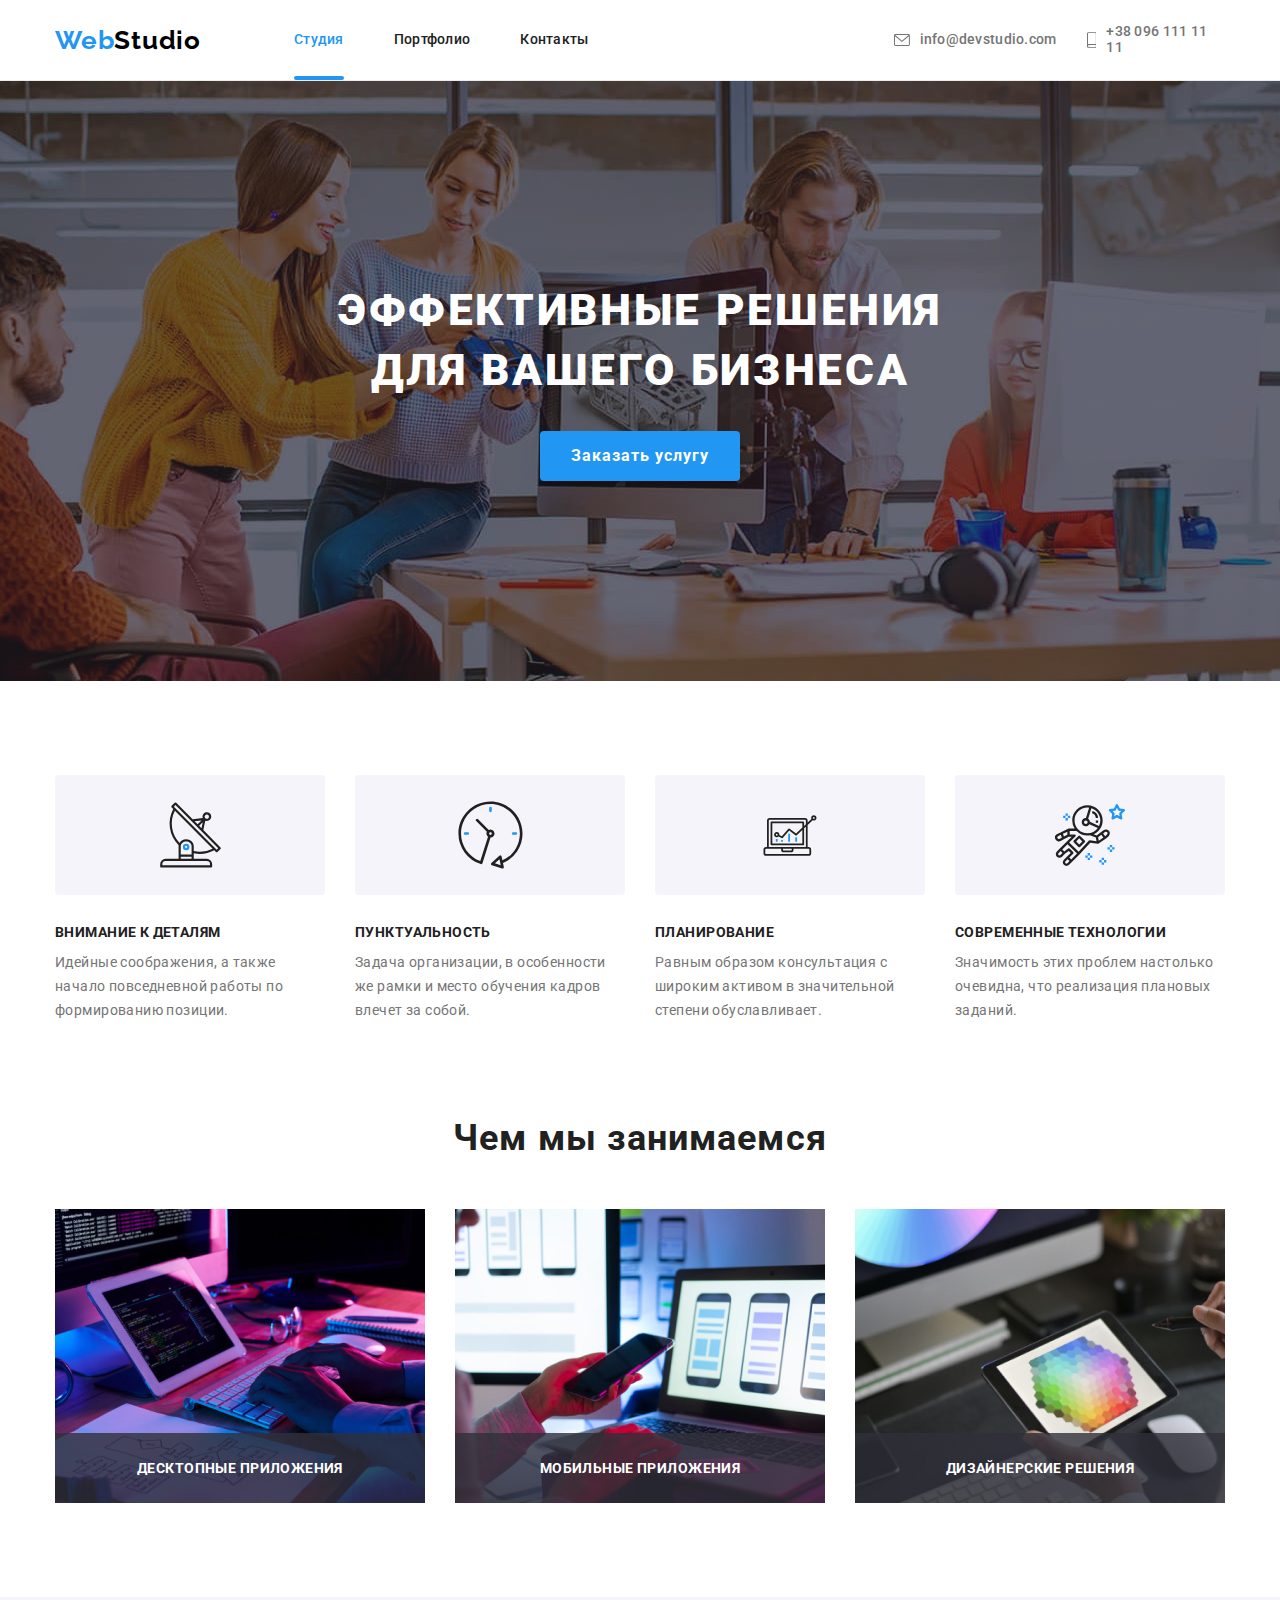
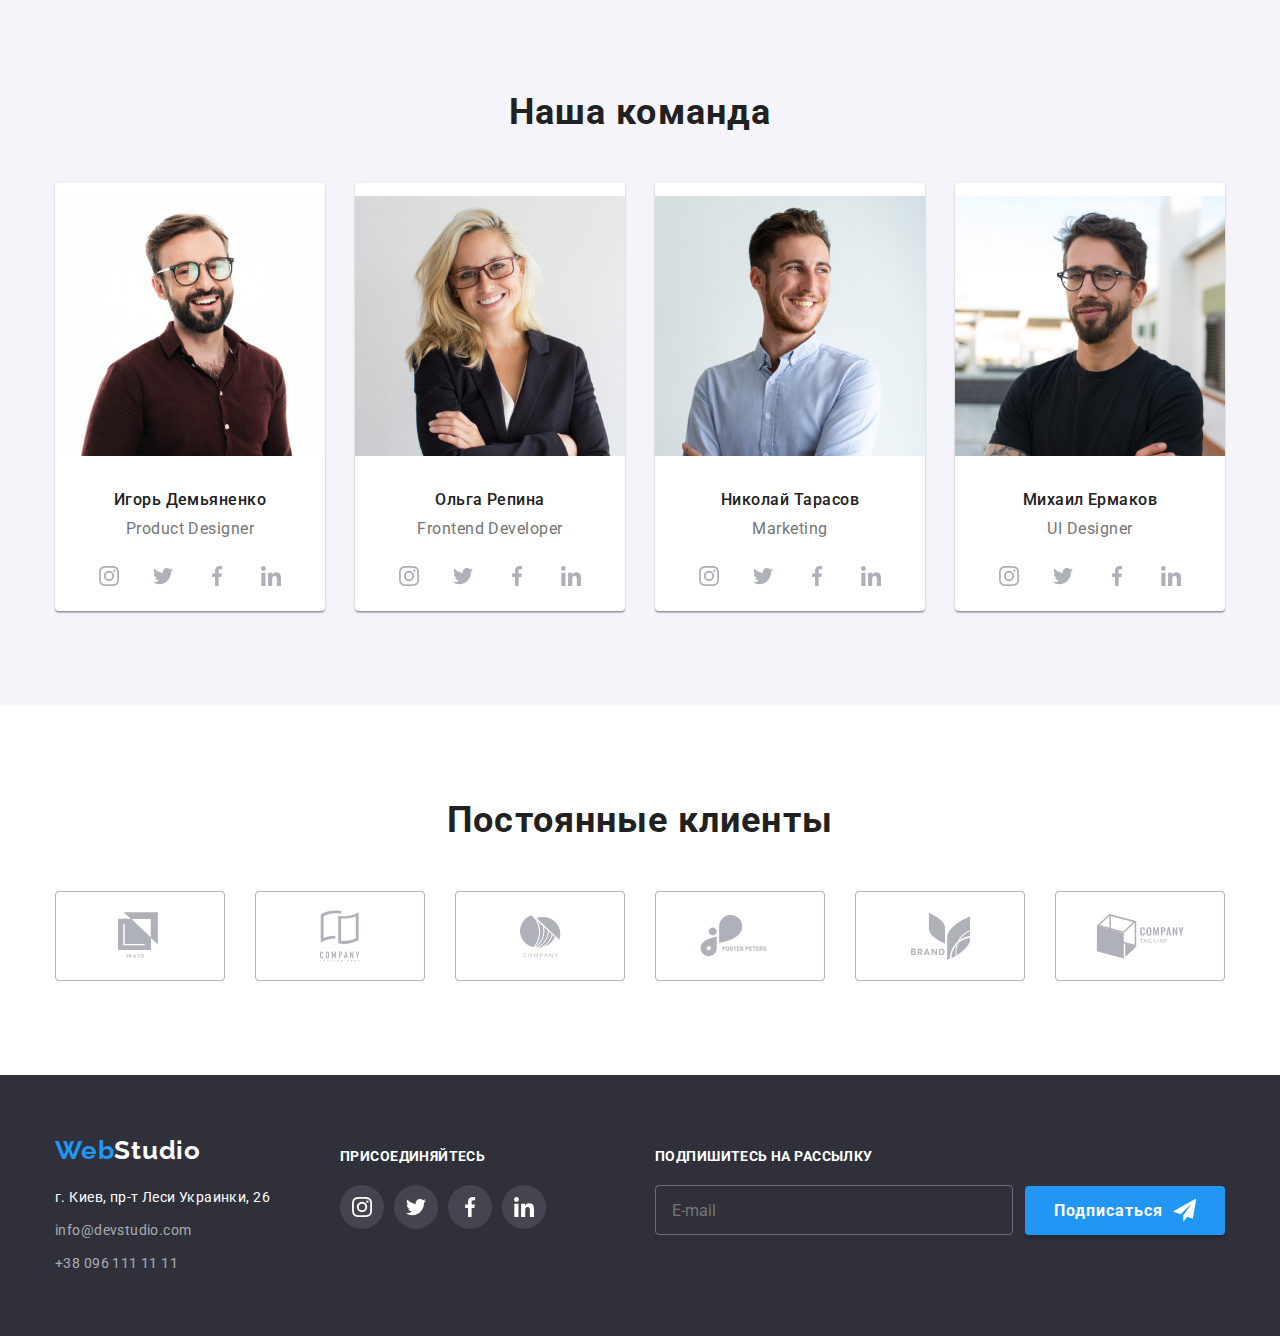
<file: index.html>
<!DOCTYPE html>
<html lang="ru">
  <head>
    <meta charset="UTF-8" />
    <meta name="viewport" content="width=device-width, initial-scale=1.0" />
    <title>Document</title>
    <link rel="preconnect" href="https://fonts.gstatic.com" />
    <link
      href="https://fonts.googleapis.com/css2?family=Raleway:wght@700&family=Roboto:wght@400;500;700;900&display=swap"
      rel="stylesheet"
    />
    <link rel="stylesheet" href="./css/main.min.css" />
  </head>

  <body>
    <header class="page-header">
      <div class="container">
        <nav class="navigation">
          <a href="" class="logo"
            ><span class="logo logo--blue">Web</span>Studio</a
          >
          <ul class="navigation__list navigation__list--left">
            <li class="navigation__item--left">
              <a
                href="./index.html"
                class="navigation__link navigation__link--common"
                >Студия</a
              >
            </li>
            <li class="navigation__item--left">
              <a href="./portfolio.html" class="navigation__link">Портфолио</a>
            </li>
            <li class="navigation__item--left">
              <a href="./contacts.html" class="navigation__link">Контакты</a>
            </li>
          </ul>

          <ul class="navigation__list navigation__list--right">
            <li class="navigation__item--right">
              <a
                class="navigation__link navigation__link--right"
                href="mailto:info@devstudio.com"
              >
                <svg class="navigation__icon" width="16" height="12">
                  <use href="./images/symbol-defs.svg#icon-envelope"></use>
                </svg>
                info@devstudio.com</a
              >
            </li>
            <li class="navigation__item--right">
              <a
                class="navigation__link navigation__link--right"
                href="tel:+380961111111"
              >
                <svg class="navigation__icon" width="10" height="16">
                  <use href="./images/symbol-defs.svg#icon-phone"></use>
                </svg>
                +38 096 111 11 11</a
              >
            </li>
          </ul>
        </nav>
      </div>
    </header>

    <main>
      <section class="hero">
        <h1 class="hero__title">Эффективные решения для вашего бизнеса</h1>
        <button class="button hero__button" type="button" data-modal-open>
          Заказать услугу
        </button>
        <div class="backdrop is-hidden" data-modal>
          <div class="modal">
            <button class="modal__button--close" data-modal-close>
              <svg width="11" height="11">
                <use href="./images/symbol-defs.svg#icon-close-button"></use>
              </svg>
            </button>

            <!--МОДАЛЬНОЕ ОКНО-->
            <h2 class="modal__title">
              Оставьте свои данные, мы вам перезвоним
            </h2>
            <!--ФОРМА МОДАЛЬНОГО ОКНА-->
            <form class="form" autocomplete="off">
              <div class="form__field">
                <label class="form__label" for="user">Имя</label>
                <div class="form__input--frame">
                  <input
                    class="form__input"
                    type="text"
                    name="user-name"
                    id="user"
                    placeholder=""
                    autofocus
                  />
                  <svg class="form__icon" width="13" height="13">
                    <use href="./images/symbol-defs.svg#icon-modal-icon1"></use>
                  </svg>
                </div>
              </div>

              <div class="form__field">
                <label class="form__label" for="tel">Телефон</label>
                <div class="form__input--frame">
                  <input
                    class="form__input"
                    type="tel"
                    name="tel"
                    id="tel"
                    placeholder=""
                  />
                  <svg class="form__icon" width="13" height="13">
                    <use href="./images/symbol-defs.svg#icon-modal-icon2"></use>
                  </svg>
                </div>
              </div>

              <div class="form__field">
                <label class="form__label" for="mail">Почта</label>
                <div class="form__input--frame">
                  <input
                    class="form__input"
                    type="email"
                    name="mail"
                    id="mail"
                    placeholder=""
                  />
                  <svg class="form__icon" width="13" height="13">
                    <use href="./images/symbol-defs.svg#icon-modal-icon3"></use>
                  </svg>
                </div>
              </div>
              <!--Комментарии-->
              <div class="form__field">
                <label class="form__label" for="comment">Комментарий</label>
                <textarea
                  class="form__textarea"
                  name="comment"
                  id="comment"
                  cols="30"
                  rows="10"
                  placeholder="Введите текст"
                ></textarea>
              </div>
              <!--Чекбокс-->
              <div class="form__field--checkbox">
                <input
                  class="form__input--checkbox"
                  type="checkbox"
                  name="policy"
                  id="policy"
                />
                <label for="policy" class="form__label--checkbox"
                  >Соглашаюсь с рассылкой и принимаю&ensp;<a
                    href=""
                    class="form__link"
                    >Условия договора</a
                  ></label
                >
              </div>
              <!--Кнопка ОТПРАВИТЬ-->
              <button class="button form__button" type="submit">
                Отправить
              </button>
            </form>
          </div>
        </div>
      </section>

      <section class="features">
        <div class="container">
          <h2 class="features__title">Особенности</h2>
          <ul class="features__list">
            <li class="features__item">
              <div class="features__icon">
                <svg width="65" height="70">
                  <use href="./images/symbol-defs.svg#icon-antenna-1"></use>
                </svg>
              </div>
              <h3 class="features__subtitle">Внимание к деталям</h3>
              <p class="features__text">
                Идейные соображения, а также начало повседневной работы по
                формированию позиции.
              </p>
            </li>

            <li class="features__item">
              <div class="features__icon">
                <svg width="67" height="70">
                  <use href="./images/symbol-defs.svg#icon-clock-1"></use>
                </svg>
              </div>
              <h3 class="features__subtitle">Пунктуальность</h3>
              <p class="features__text">
                Задача организации, в особенности же рамки и место обучения
                кадров влечет за собой.
              </p>
            </li>

            <li class="features__item">
              <div class="features__icon">
                <svg width="70" height="53">
                  <use href="./images/symbol-defs.svg#icon-diagram-1"></use>
                </svg>
              </div>
              <h3 class="features__subtitle">Планирование</h3>
              <p class="features__text">
                Равным образом консультация с широким активом в значительной
                степени обуславливает.
              </p>
            </li>

            <li class="features__item">
              <div class="features__icon">
                <svg width="70" height="70">
                  <use href="./images/symbol-defs.svg#icon-astronaut-1"></use>
                </svg>
              </div>
              <h3 class="features__subtitle">Современные технологии</h3>
              <p class="features__text">
                Значимость этих проблем настолько очевидна, что реализация
                плановых заданий.
              </p>
            </li>
          </ul>
        </div>
      </section>

      <section class="directions">
        <div class="container">
          <h2 class="section-title">Чем мы занимаемся</h2>
          <ul class="directions__list">
            <li class="directions__item">
              <img
                class="directions__image"
                src="./images/img1.jpg"
                alt=""
                width="370"
              />
              <p class="directions__text">Десктопные приложения</p>
            </li>
            <li class="directions__item">
              <img
                class="directions__image"
                src="./images/img2.jpg"
                alt=""
                width="370"
              />
              <p class="directions__text">Мобильные приложения</p>
            </li>
            <li class="directions__item">
              <img
                class="directions__image"
                src="./images/img3.jpg"
                alt=""
                width="370"
              />
              <p class="directions__text">Дизайнерские решения</p>
            </li>
          </ul>
        </div>
      </section>

      <section class="team">
        <h2 class="section-title">Наша команда</h2>
        <ul class="team__list">
          <li class="team__card">
            <img
              class="team__image"
              src="./images/photo1.jpg"
              alt=""
              width="270"
            />
            <h3 class="team__name">Игорь Демьяненко</h3>
            <p class="team__position" lang="en">Product Designer</p>
            <ul class="social-links">
              <li class="social-links__item">
                <a class="social-links__link">
                  <svg class="social-links__icon">
                    <use href="./images/symbol-defs.svg#icon-instagram"></use>
                  </svg>
                </a>
              </li>
              <li class="social-links__item">
                <a class="social-links__link">
                  <svg class="social-links__icon">
                    <use href="./images/symbol-defs.svg#icon-twitter"></use>
                  </svg>
                </a>
              </li>
              <li class="social-links__item">
                <a href="" class="social-links__link">
                  <svg class="social-links__icon">
                    <use href="./images/symbol-defs.svg#icon-facebook"></use>
                  </svg>
                </a>
              </li>
              <li class="social-links__item">
                <a href="" class="social-links__link">
                  <svg class="social-links__icon">
                    <use href="./images/symbol-defs.svg#icon-linkedin"></use>
                  </svg>
                </a>
              </li>
            </ul>
          </li>

          <li class="team__card">
            <img
              class="team__image"
              src="./images/photo2.jpg"
              alt=""
              width="270"
            />
            <h3 class="team__name">Ольга Репина</h3>
            <p class="team__position" lang="en">Frontend Developer</p>
            <ul class="social-links">
              <li class="social-links__item">
                <a class="social-links__link">
                  <svg class="social-links__icon">
                    <use href="./images/symbol-defs.svg#icon-instagram"></use>
                  </svg>
                </a>
              </li>
              <li class="social-links__item">
                <a class="social-links__link">
                  <svg class="social-links__icon">
                    <use href="./images/symbol-defs.svg#icon-twitter"></use>
                  </svg>
                </a>
              </li>
              <li class="social-links__item">
                <a href="" class="social-links__link">
                  <svg class="social-links__icon">
                    <use href="./images/symbol-defs.svg#icon-facebook"></use>
                  </svg>
                </a>
              </li>
              <li class="social-links__item">
                <a href="" class="social-links__link">
                  <svg class="social-links__icon">
                    <use href="./images/symbol-defs.svg#icon-linkedin"></use>
                  </svg>
                </a>
              </li>
            </ul>
          </li>

          <li class="team__card">
            <img
              class="team__image"
              src="./images/photo3.jpg"
              alt=""
              width="270"
            />
            <h3 class="team__name">Николай Тарасов</h3>
            <p class="team__position" lang="en">Marketing</p>
            <ul class="social-links">
              <li class="social-links__item">
                <a class="social-links__link">
                  <svg class="social-links__icon">
                    <use href="./images/symbol-defs.svg#icon-instagram"></use>
                  </svg>
                </a>
              </li>
              <li class="social-links__item">
                <a class="social-links__link">
                  <svg class="social-links__icon">
                    <use href="./images/symbol-defs.svg#icon-twitter"></use>
                  </svg>
                </a>
              </li>
              <li class="social-links__item">
                <a href="" class="social-links__link">
                  <svg class="social-links__icon">
                    <use href="./images/symbol-defs.svg#icon-facebook"></use>
                  </svg>
                </a>
              </li>
              <li class="social-links__item">
                <a href="" class="social-links__link">
                  <svg class="social-links__icon">
                    <use href="./images/symbol-defs.svg#icon-linkedin"></use>
                  </svg>
                </a>
              </li>
            </ul>
          </li>

          <li class="team__card">
            <img
              class="team__image"
              src="./images/photo4.jpg"
              alt=""
              width="270"
            />
            <h3 class="team__name">Михаил Ермаков</h3>
            <p class="team__position" lang="en">UI Designer</p>
            <ul class="social-links">
              <li class="social-links__item">
                <a class="social-links__link">
                  <svg class="social-links__icon">
                    <use href="./images/symbol-defs.svg#icon-instagram"></use>
                  </svg>
                </a>
              </li>
              <li class="social-links__item">
                <a class="social-links__link">
                  <svg class="social-links__icon">
                    <use href="./images/symbol-defs.svg#icon-twitter"></use>
                  </svg>
                </a>
              </li>
              <li class="social-links__item">
                <a href="" class="social-links__link">
                  <svg class="social-links__icon">
                    <use href="./images/symbol-defs.svg#icon-facebook"></use>
                  </svg>
                </a>
              </li>
              <li class="social-links__item">
                <a href="" class="social-links__link">
                  <svg class="social-links__icon">
                    <use href="./images/symbol-defs.svg#icon-linkedin"></use>
                  </svg>
                </a>
              </li>
            </ul>
          </li>
        </ul>
      </section>

      <section class="clients">
        <div class="container">
          <h2 class="section-title">Постоянные клиенты</h2>
          <ul class="clients__list">
            <li class="clients__item">
              <a class="clients__link" href="">
                <svg class="clients__icon" width="44" height="49">
                  <use href="./images/symbol-defs.svg#icon-logo-1"></use>
                </svg>
              </a>
            </li>
            <li class="clients__item">
              <a class="clients__link" href="">
                <svg class="clients__icon" width="40" height="52">
                  <use href="./images/symbol-defs.svg#icon-logo-2"></use>
                </svg>
              </a>
            </li>
            <li class="clients__item">
              <a class="clients__link" href="">
                <svg class="clients__icon" width="41" height="43">
                  <use href="./images/symbol-defs.svg#icon-logo-3"></use>
                </svg>
              </a>
            </li>
            <li class="clients__item">
              <a class="clients__link" href="">
                <svg class="clients__icon" width="80" height="42">
                  <use href="./images/symbol-defs.svg#icon-logo-4"></use>
                </svg>
              </a>
            </li>
            <li class="clients__item">
              <a class="clients__link" href="">
                <svg class="clients__icon" width="59" height="47">
                  <use href="./images/symbol-defs.svg#icon-logo-5"></use>
                </svg>
              </a>
            </li>
            <li class="clients__item">
              <a class="clients__link" href="">
                <svg class="clients__icon" width="89" height="45">
                  <use href="./images/symbol-defs.svg#icon-logo-6"></use>
                </svg>
              </a>
            </li>
          </ul>
        </div>
      </section>
    </main>

    <footer class="footer">
      <div class="container">
        <div class="page-footer">
          <div class="page-footer--left">
            <a href="" class="logo logo--bottom">
              <span class="logo--blue">Web</span>Studio
            </a>

            <address class="address">
              <span class="address__item"
                >г. Киев, пр-т Леси Украинки, 26
              </span>
              <a href="mailto:info@devstudio.com" class="address__link"
                >info@devstudio.com</a
              >
              <a href="tel:+380961111111" class="address__link"
                >+38 096 111 11 11</a
              >
            </address>
          </div>
          <div class="page-footer--center">
            <span class="page-footer__title">ПРИСОЕДИНЯЙТЕСЬ</span>
            <ul class="social-links page-footer__social-links">
              <li class="social-links__item">
                <a class="social-links__link social-links__link--dark">
                  <svg class="social-links__icon social-links__icon--light">
                    <use href="./images/symbol-defs.svg#icon-instagram"></use>
                  </svg>
                </a>
              </li>
              <li class="social-links__item">
                <a class="social-links__link social-links__link--dark">
                  <svg class="social-links__icon social-links__icon--light">
                    <use href="./images/symbol-defs.svg#icon-twitter"></use>
                  </svg>
                </a>
              </li>
              <li class="social-links__item">
                <a href="" class="social-links__link social-links__link--dark">
                  <svg class="social-links__icon social-links__icon--light">
                    <use href="./images/symbol-defs.svg#icon-facebook"></use>
                  </svg>
                </a>
              </li>
              <li class="social-links__item">
                <a href="" class="social-links__link social-links__link--dark">
                  <svg class="social-links__icon social-links__icon--light">
                    <use href="./images/symbol-defs.svg#icon-linkedin"></use>
                  </svg>
                </a>
              </li>
            </ul>
          </div>
            <div class="page-footer--right">
              <span class="page-footer__title">Подпишитесь на рассылку</span>
              <form class="footer-form" autocomplete="off">
                <input class="footer-form__input" type="email" name="mail" placeholder="E-mail" />
                <button class="button footer-form__button" type="submit">
                  Подписаться
                  <svg class="footer-form__icon" width="24" height="24">
                    <use href="./images/symbol-defs.svg#icon-icon-send"></use>
                  </svg>
                </button>
              </form>
            </div>
          </div>
        </div>
      </div>
    </footer>
    <script src="./js/modal.js"></script>
  </body>
</html>
</file>
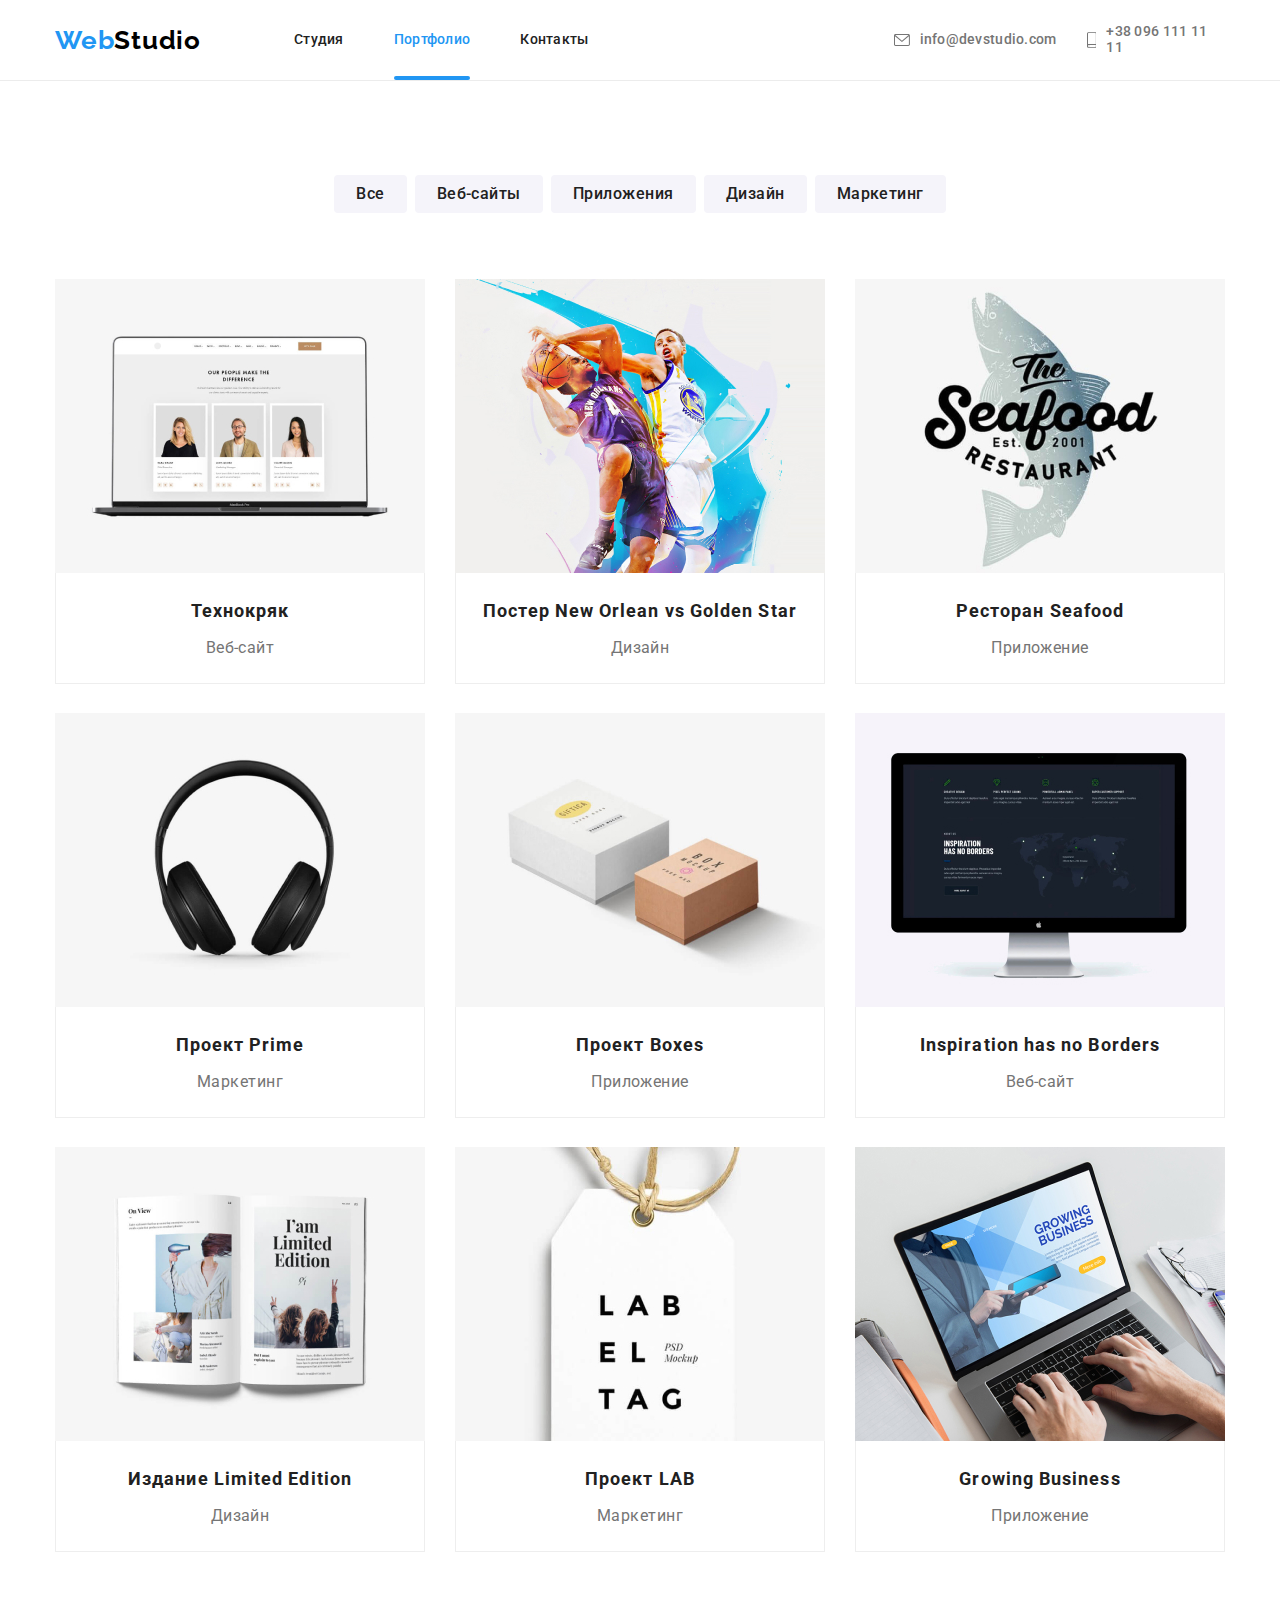
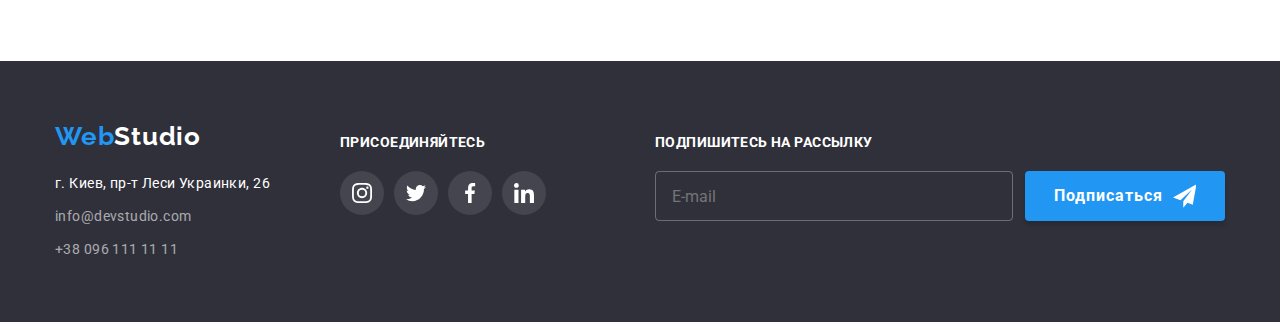
<file: portfolio.html>
<!DOCTYPE html>
<html lang="ru">
  <head>
    <meta charset="UTF-8" />
    <meta name="viewport" content="width=device-width, initial-scale=1.0" />
    <title>Portfolio</title>
    <link rel="preconnect" href="https://fonts.gstatic.com" />
    <link
      href="https://fonts.googleapis.com/css2?family=Raleway:wght@700&family=Roboto:wght@400;500;700;900&display=swap"
      rel="stylesheet"
    />
    <link rel="stylesheet" href="./css/main.min.css" />
  </head>

  <body>
    <header class="page-header">
      <div class="container">
        <nav class="navigation">
          <a href="" class="logo"
            ><span class="logo logo--blue">Web</span>Studio</a
          >
          <ul class="navigation__list navigation__list--left">
            <li class="navigation__item--left">
              <a
                href="./index.html"
                class="navigation__link"
                >Студия</a
              >
            </li>
            <li class="navigation__item--left">
              <a href="./portfolio.html" class="navigation__link navigation__link--common">Портфолио</a>
            </li>
            <li class="navigation__item--left">
              <a href="./contacts.html" class="navigation__link">Контакты</a>
            </li>
          </ul>

          <ul class="navigation__list navigation__list--right">
            <li class="navigation__item--right">
              <a
                class="navigation__link navigation__link--right"
                href="mailto:info@devstudio.com"
              >
                <svg class="navigation__icon" width="16" height="12">
                  <use href="./images/symbol-defs.svg#icon-envelope"></use>
                </svg>
                info@devstudio.com</a
              >
            </li>
            <li class="navigation__item--right">
              <a
                class="navigation__link navigation__link--right"
                href="tel:+380961111111"
              >
                <svg class="navigation__icon" width="10" height="16">
                  <use href="./images/symbol-defs.svg#icon-phone"></use>
                </svg>
                +38 096 111 11 11</a
              >
            </li>
          </ul>
        </nav>
      </div>
    </header>

    <main>
      <section class="portfolio">
        <h1 class="portfolio__title">Портфолио</h1>
        <!--Кнопки портфолио-->
        <ul class="portfolio__list">
          <li class="portfolio__item"><button class="portfolio__button">Все</button></li>
          <li class="portfolio__item"><button class="portfolio__button">Веб-сайты</button></li>
          <li class="portfolio__item"><button class="portfolio__button">Приложения</button></li>
          <li class="portfolio__item"><button class="portfolio__button">Дизайн</button></li>
          <li class="portfolio__item"><button class="portfolio__button">Маркетинг</button></li>
        </ul>

        <!--Изображения портфолио-->
      <div class="projects container">
        <ul class="projects__list">
          <!--Проект 1-->
          <li class="projects__item">
            <a href="" class="project__link">
              <div class="project__card">
                <img class="project__image" src="./images/project1.jpg" alt="" max-width="370" />
                <p class="project__text">
                  Технокряк это современная площадка распространения
                  коронавируса. Компании используют эту платформу для цифрового
                  шпионажа и атак на защищённые сервера конкурентов.
                </p>
              </div>
              <div class="project__meta">
                <h2 class="project__name">Технокряк</h2>
                <p class="project__subtitle">Веб-сайт</p>
              </div>
            </a>
          </li>

          <!--Проект 2-->
          <li class="projects__item">
            <a href="" class="project__link">
              <div class="project__card">
                <img class="project__image" src="./images/project2.jpg" alt="" max-width="370" />
                <p class="project__text">
                  Технокряк это современная площадка распространения
                  коронавируса. Компании используют эту платформу для цифрового
                  шпионажа и атак на защищённые сервера конкурентов.
                </p>
              </div>
              <div class="project__meta">
                <h2 class="project__name">Постер New Orlean vs Golden Star</h2>
                <p class="project__subtitle">Дизайн</p>
              </div>
            </a>
          </li>

          <!--Проект 3-->
          <li class="projects__item">
            <a href="" class="project__link">
              <div class="project__card">
                <img class="project__image" src="./images/project3.jpg" alt="" max-width="370" />
                <p class="project__text">
                  Технокряк это современная площадка распространения
                  коронавируса. Компании используют эту платформу для цифрового
                  шпионажа и атак на защищённые сервера конкурентов.
                </p>
              </div>
              <div class="project__meta">
                <h2 class="project__name">Ресторан Seafood</h2>
                <p class="project__subtitle">Приложение</p>
              </div>
            </a>
          </li>

          <!--Проект 4-->
          <li class="projects__item">
            <a href="" class="project__link">
              <div class="project__card">
                <img class="project__image" src="./images/project4.jpg" alt="" max-width="370" />
                <p class="project__text">
                  Технокряк это современная площадка распространения
                  коронавируса. Компании используют эту платформу для цифрового
                  шпионажа и атак на защищённые сервера конкурентов.
                </p>
              </div>
              <div class="project__meta">
                <h2 class="project__name">Проект Prime</h2>
                <p class="project__subtitle">Маркетинг</p>
              </div>
            </a>
          </li>

          <!--Проект 5-->
          <li class="projects__item">
            <a href="" class="project__link">
              <div class="project__card">
                <img class="project__image" src="./images/project5.jpg" alt="" max-width="370" />
                <p class="project__text">
                  Технокряк это современная площадка распространения
                  коронавируса. Компании используют эту платформу для цифрового
                  шпионажа и атак на защищённые сервера конкурентов.
                </p>
              </div>
              <div class="project__meta">
                <h2 class="project__name">Проект Boxes</h2>
                <p class="project__subtitle">Приложение</p>
              </div>
            </a>
          </li>

          <!--Проект 6-->
          <li class="projects__item">
            <a href="" class="project__link">
              <div class="project__card">
                <img class="project__image" src="./images/project6.jpg" alt="" max-width="370" />
                <p class="project__text">
                  Технокряк это современная площадка распространения
                  коронавируса. Компании используют эту платформу для цифрового
                  шпионажа и атак на защищённые сервера конкурентов.
                </p>
              </div>
              <div class="project__meta">
                <h2 class="project__name">Inspiration has no Borders</h2>
                <p class="project__subtitle">Веб-сайт</p>
              </div>
            </a>
          </li>

          <!--Проект 7-->
          <li class="projects__item">
            <a href="" class="project__link">
              <div class="project__card">
                <img class="project__image" src="./images/project7.jpg" alt="" max-width="370" />
                <p class="project__text">
                  Технокряк это современная площадка распространения
                  коронавируса. Компании используют эту платформу для цифрового
                  шпионажа и атак на защищённые сервера конкурентов.
                </p>
              </div>
              <div class="project__meta">
                <h2 class="project__name">Издание Limited Edition</h2>
                <p class="project__subtitle">Дизайн</p>
              </div>
            </a>
          </li>

          <!--Проект 8-->
          <li class="projects__item">
            <a href="" class="project__link">
              <div class="project__card">
                <img class="project__image" src="./images/project8.jpg" alt="" max-width="370" />
                <p class="project__text">
                  Технокряк это современная площадка распространения
                  коронавируса. Компании используют эту платформу для цифрового
                  шпионажа и атак на защищённые сервера конкурентов.
                </p>
              </div>
              <div class="project__meta">
                <h2 class="project__name">Проект LAB</h2>
                <p class="project__subtitle">Маркетинг</p>
              </div>
            </a>
          </li>

          <!--Проект 9-->
          <li class="projects__item">
            <a href="" class="project__link">
              <div class="project__card">
                <img class="project__image" src="./images/project9.jpg" alt="" max-width="370" />
                <p class="project__text">
                  Технокряк это современная площадка распространения
                  коронавируса. Компании используют эту платформу для цифрового
                  шпионажа и атак на защищённые сервера конкурентов.
                </p>
              </div>
              <div class="project__meta">
                <h2 class="project__name">Growing Business</h2>
                <p class="project__subtitle">Приложение</p>
              </div>
            </a>
          </li>
        </ul>
      </div>
      </section>
    </main>

    <footer class="footer">
      <div class="container">
        <div class="page-footer">
          <div class="page-footer--left">
            <a href="" class="logo logo--bottom">
              <span class="logo--blue">Web</span>Studio
            </a>

            <address class="address">
              <span class="address__item"
                >г. Киев, пр-т Леси Украинки, 26
              </span>
              <a href="mailto:info@devstudio.com" class="address__link"
                >info@devstudio.com</a
              >
              <a href="tel:+380961111111" class="address__link"
                >+38 096 111 11 11</a
              >
            </address>
          </div>
          <div class="page-footer--center">
            <span class="page-footer__title">ПРИСОЕДИНЯЙТЕСЬ</span>
            <ul class="social-links page-footer__social-links">
              <li class="social-links__item">
                <a class="social-links__link social-links__link--dark">
                  <svg class="social-links__icon social-links__icon--light">
                    <use href="./images/symbol-defs.svg#icon-instagram"></use>
                  </svg>
                </a>
              </li>
              <li class="social-links__item">
                <a class="social-links__link social-links__link--dark">
                  <svg class="social-links__icon social-links__icon--light">
                    <use href="./images/symbol-defs.svg#icon-twitter"></use>
                  </svg>
                </a>
              </li>
              <li class="social-links__item">
                <a href="" class="social-links__link social-links__link--dark">
                  <svg class="social-links__icon social-links__icon--light">
                    <use href="./images/symbol-defs.svg#icon-facebook"></use>
                  </svg>
                </a>
              </li>
              <li class="social-links__item">
                <a href="" class="social-links__link social-links__link--dark">
                  <svg class="social-links__icon social-links__icon--light">
                    <use href="./images/symbol-defs.svg#icon-linkedin"></use>
                  </svg>
                </a>
              </li>
            </ul>
          </div>
            <div class="page-footer--right">
              <span class="page-footer__title">Подпишитесь на рассылку</span>
              <form class="footer-form" autocomplete="off">
                <input class="footer-form__input" type="email" name="mail" placeholder="E-mail" />
                <button class="button footer-form__button" type="submit">
                  Подписаться
                  <svg class="footer-form__icon" width="24" height="24">
                    <use href="./images/symbol-defs.svg#icon-icon-send"></use>
                  </svg>
                </button>
              </form>
            </div>
          </div>
        </div>
      </div>
    </footer>
  </body>
</html>
</file>
<file: css/main.min.css>
:root{--primary-text-color: #757575;--primary-white-color: #ffffff;--title-text-color: #212121;--accent-color: #2196f3;--primary-background-color: #2f303a;--secoundary-background-color: #f5f4fa;--icons-color: #afb1b8;--transition-timing-function: cubic-bezier(0.4, 0, 0.2, 1);--transition-duration: 250ms;--logo-font: Raleway, sans-serif}.visually-hidden{position:absolute;width:1px;height:1px;margin:-1px;padding:0;overflow:hidden;border:0;clip:rect(0 0 0 0)}/*! modern-normalize v1.0.0 | MIT License | https://github.com/sindresorhus/modern-normalize */*,*::before,*::after{-webkit-box-sizing:border-box;box-sizing:border-box}:root{-moz-tab-size:4;-o-tab-size:4;tab-size:4}html{line-height:1.15;-webkit-text-size-adjust:100%}body{margin:0}body{font-family:system-ui,-apple-system,"Segoe UI",Roboto,Helvetica,Arial,sans-serif,"Apple Color Emoji","Segoe UI Emoji"}hr{height:0;color:inherit}abbr[title]{-webkit-text-decoration:underline dotted;text-decoration:underline dotted}b,strong{font-weight:bolder}code,kbd,samp,pre{font-family:ui-monospace, SFMono-Regular, Consolas, "Liberation Mono", Menlo, monospace;font-size:1em}small{font-size:80%}sub,sup{font-size:75%;line-height:0;position:relative;vertical-align:baseline}sub{bottom:-0.25em}sup{top:-0.5em}table{text-indent:0;border-color:inherit}button,input,optgroup,select,textarea{font-family:inherit;font-size:100%;line-height:1.15;margin:0}button,select{text-transform:none}button,[type="button"],[type="reset"],[type="submit"]{-webkit-appearance:button}::-moz-focus-inner{border-style:none;padding:0}:-moz-focusring{outline:1px dotted ButtonText}:-moz-ui-invalid{box-shadow:none}legend{padding:0}progress{vertical-align:baseline}::-webkit-inner-spin-button,::-webkit-outer-spin-button{height:auto}[type="search"]{-webkit-appearance:textfield;outline-offset:-2px}::-webkit-search-decoration{-webkit-appearance:none}::-webkit-file-upload-button{-webkit-appearance:button;font:inherit}summary{display:list-item}h1,h2,h3,h4,h5,h6,p{margin-top:0}body{font-family:"Roboto", sans-serif}li{list-style-type:none}a{text-decoration:none}.container{position:relative;margin-left:auto;margin-right:auto;max-width:1200px;padding-left:15px;padding-right:15px}.logo{font-family:var(--logo-font);font-weight:700;font-size:26px;line-height:1.19;letter-spacing:0.03em;text-decoration:none;color:#000000}.logo--blue{color:var(--accent-color)}.logo--frame{position:relative}.logo--bottom{color:#ffffff}.button{margin-left:auto;margin-right:auto;display:-webkit-box;display:-ms-flexbox;display:flex;-webkit-box-align:center;-ms-flex-align:center;align-items:center;text-align:center;-webkit-box-pack:center;-ms-flex-pack:center;justify-content:center;position:relative;color:var(--primary-white-color);background-color:var(--accent-color);border:none;cursor:pointer}.modal__button--close{position:absolute;top:8px;right:8px;display:block;width:30px;height:30px;border-radius:50%;border:1px solid rgba(0,0,0,0.1);background-color:#fff;background-size:11px;cursor:pointer;-webkit-transition:fill 250ms cubic-bezier(0.4, 0, 0.2, 1);transition:fill 250ms cubic-bezier(0.4, 0, 0.2, 1)}.modal__button--close:hover,.modal__button--close:focus{fill:var(--accent-color)}.section-title{margin-top:0;margin-bottom:50px;font-weight:700;font-size:36px;line-height:1.17;text-align:center;letter-spacing:0.03em;color:var(--title-text-color)}.social-links{display:-webkit-box;display:-ms-flexbox;display:flex;-webkit-box-pack:center;-ms-flex-pack:center;justify-content:center;padding:0}.social-links__item:not(:last-child){margin-right:10px}.social-links__link{display:inline-block;width:44px;height:44px;background-color:var(--primary-white-color);border-radius:50%;fill:var(--icons-color);-webkit-transition:background-color 250ms cubic-bezier(0.4, 0, 0.2, 1),fill 250ms cubic-bezier(0.4, 0, 0.2, 1);transition:background-color 250ms cubic-bezier(0.4, 0, 0.2, 1),fill 250ms cubic-bezier(0.4, 0, 0.2, 1)}.social-links__link:hover,.social-links__link:focus{background-color:var(--accent-color);fill:var(--primary-white-color)}.social-links__link{display:-webkit-box;display:-ms-flexbox;display:flex;-webkit-box-align:center;-ms-flex-align:center;align-items:center;-webkit-box-pack:center;-ms-flex-pack:center;justify-content:center}.social-links__link--dark{background-color:rgba(255,255,255,0.1)}.social-links__icon{width:20px;height:20px}.social-links__icon--light{fill:var(--primary-white-color)}.address__item,.address__link{display:block;font-style:normal;font-weight:400;font-size:14px;line-height:1.71;letter-spacing:0.03em}.address__item{color:var(--primary-white-color);padding:0;margin-top:20px}.address__link{color:rgba(255,255,255,0.6);padding:0;margin-top:9px}.footer-form{display:-webkit-box;display:-ms-flexbox;display:flex;-webkit-box-align:center;-ms-flex-align:center;align-items:center;margin-top:20px}.footer-form__input{display:block;margin-right:12px;padding-left:16px;width:358px;height:50px;background-color:transparent;border:1px solid rgba(255,255,255,0.3);-webkit-box-sizing:border-box;box-sizing:border-box;border-radius:4px;color:rgba(255,255,255,0.6)}.footer-form__button{width:200px;max-height:50px;padding:10px 29px;-webkit-box-shadow:0px 4px 4px rgba(0,0,0,0.15);box-shadow:0px 4px 4px rgba(0,0,0,0.15);border-radius:4px;font-weight:700;font-size:16px;line-height:1.87;text-align:center;letter-spacing:0.06em}.footer-form__icon{margin-left:10px}.portfolio__list{display:-webkit-box;display:-ms-flexbox;display:flex;-webkit-box-pack:center;-ms-flex-pack:center;justify-content:center;padding-left:0;margin:0}.portfolio__item:not(:last-child){margin-right:8px}.portfolio__button{font-family:Roboto;font-weight:500;font-size:16px;line-height:1.62;text-align:center;letter-spacing:0.03em;color:var(--title-text-color);background-color:var(--secoundary-background-color);border:0px;border-radius:4px;padding:6px 22px;margin-bottom:50px;-webkit-transition:color 250ms cubic-bezier(0.4, 0, 0.2, 1),background-color 250ms cubic-bezier(0.4, 0, 0.2, 1),border-color 250ms cubic-bezier(0.4, 0, 0.2, 1),-webkit-box-shadow 250ms cubic-bezier(0.4, 0, 0.2, 1);transition:color 250ms cubic-bezier(0.4, 0, 0.2, 1),background-color 250ms cubic-bezier(0.4, 0, 0.2, 1),border-color 250ms cubic-bezier(0.4, 0, 0.2, 1),-webkit-box-shadow 250ms cubic-bezier(0.4, 0, 0.2, 1);transition:color 250ms cubic-bezier(0.4, 0, 0.2, 1),background-color 250ms cubic-bezier(0.4, 0, 0.2, 1),border-color 250ms cubic-bezier(0.4, 0, 0.2, 1),box-shadow 250ms cubic-bezier(0.4, 0, 0.2, 1);transition:color 250ms cubic-bezier(0.4, 0, 0.2, 1),background-color 250ms cubic-bezier(0.4, 0, 0.2, 1),border-color 250ms cubic-bezier(0.4, 0, 0.2, 1),box-shadow 250ms cubic-bezier(0.4, 0, 0.2, 1),-webkit-box-shadow 250ms cubic-bezier(0.4, 0, 0.2, 1)}.portfolio__button:hover,.portfolio__button:focus{color:var(--primary-white-color);background-color:var(--accent-color);border-color:var(--accent-color);-webkit-box-shadow:0px 3px 1px rgba(0,0,0,0.1),0px 1px 2px rgba(0,0,0,0.08),0px 2px 2px rgba(0,0,0,0.12);box-shadow:0px 3px 1px rgba(0,0,0,0.1),0px 1px 2px rgba(0,0,0,0.08),0px 2px 2px rgba(0,0,0,0.12);cursor:pointer}.form__label{display:-webkit-box;display:-ms-flexbox;display:flex;-webkit-box-orient:vertical;-webkit-box-direction:normal;-ms-flex-direction:column;flex-direction:column;margin-bottom:4px;font-weight:400;font-size:12px;line-height:1.16;letter-spacing:0.01em;color:var(--primary-text-color)}.form__input{display:block;height:40px;width:100%;margin-bottom:10px;padding-left:42px;border:1px solid rgba(33,33,33,0.2);border-radius:4px;outline:none;cursor:pointer;-webkit-transition:outline 250ms cubic-bezier(0.4, 0, 0.2, 1),border 250ms cubic-bezier(0.4, 0, 0.2, 1);transition:outline 250ms cubic-bezier(0.4, 0, 0.2, 1),border 250ms cubic-bezier(0.4, 0, 0.2, 1)}.form__input:focus{outline:none;border:1px solid var(--accent-color)}.form__textarea{display:block;height:120px;width:100%;padding:12px 16px;margin-bottom:20px;resize:none;border:1px solid rgba(33,33,33,0.2);border-radius:4px;outline:none;cursor:pointer;-webkit-transition:outline 250ms cubic-bezier(0.4, 0, 0.2, 1),border 250ms cubic-bezier(0.4, 0, 0.2, 1);transition:outline 250ms cubic-bezier(0.4, 0, 0.2, 1),border 250ms cubic-bezier(0.4, 0, 0.2, 1);font-size:12px;line-height:1.67;letter-spacing:0.01em;color:rgba(117,117,117,0.5)}.form__textarea:focus{outline:none;border:1px solid var(--accent-color)}.form__input--frame{position:relative}.form__icon{position:absolute;top:50%;left:14px;fill:#000000;-webkit-transform:translateY(-50%);transform:translateY(-50%);-webkit-transition:fill 250ms cubic-bezier(0.4, 0, 0.2, 1),-webkit-transform 250ms cubic-bezier(0.4, 0, 0.2, 1);transition:fill 250ms cubic-bezier(0.4, 0, 0.2, 1),-webkit-transform 250ms cubic-bezier(0.4, 0, 0.2, 1);transition:transform 250ms cubic-bezier(0.4, 0, 0.2, 1),fill 250ms cubic-bezier(0.4, 0, 0.2, 1);transition:transform 250ms cubic-bezier(0.4, 0, 0.2, 1),fill 250ms cubic-bezier(0.4, 0, 0.2, 1),-webkit-transform 250ms cubic-bezier(0.4, 0, 0.2, 1)}.form__field:focus-within .form__icon{fill:var(--accent-color);-webkit-transform:translateY(-50%);transform:translateY(-50%)}.form__field--checkbox{display:-webkit-box;display:-ms-flexbox;display:flex;-webkit-box-pack:center;-ms-flex-pack:center;justify-content:center;text-align:center}.form__input--checkbox{position:absolute;width:1px;height:1px;margin:-1px;padding:0;overflow:hidden;border:0;clip:rect(0 0 0 0)}.form__input--checkbox:checked+.form__label--checkbox::before{background-color:var(--accent-color);background-image:url(../images/icon-check.svg);background-repeat:no-repeat;background-origin:border-box;background-position:center;background-size:cover;border:2px solid var(--accent-color)}.form__input--checkbox:focus+.form__label--checkbox::before{border:2px solid var(--accent-color)}.form__label--checkbox{display:-webkit-box;display:-ms-flexbox;display:flex;-webkit-box-align:center;-ms-flex-align:center;align-items:center;font-style:normal;font-weight:400;font-size:14px;line-height:1.71px;letter-spacing:0.03em;color:var(--primary-text-color);cursor:pointer}.form__label--checkbox::before{display:inline-block;content:" ";width:16px;height:15px;margin-right:8.4px;background-color:transparent;border:2px solid var(--title-text-color);border-radius:1px;-webkit-transition:border 250ms cubic-bezier(0.4, 0, 0.2, 1),background-color 250ms cubic-bezier(0.4, 0, 0.2, 1);transition:border 250ms cubic-bezier(0.4, 0, 0.2, 1),background-color 250ms cubic-bezier(0.4, 0, 0.2, 1);cursor:pointer}.form__link{display:-webkit-box;display:-ms-flexbox;display:flex;-webkit-box-align:center;-ms-flex-align:center;align-items:center;font-style:normal;font-weight:400;font-size:14px;line-height:1.71px;letter-spacing:0.03em;color:var(--primary-text-color);cursor:pointer;text-decoration:underline;color:var(--accent-color)}.form__button{display:block;width:200px;height:50px;margin-top:30px;padding:10px 55px;-webkit-box-shadow:0px 4px 4px rgba(0,0,0,0.15);box-shadow:0px 4px 4px rgba(0,0,0,0.15);border-radius:4px;font-weight:700;font-size:16px;line-height:1.87;text-align:center;letter-spacing:0.06em}.page-header{border-bottom:1px solid #ececec}.navigation{display:-webkit-box;display:-ms-flexbox;display:flex;-webkit-box-align:center;-ms-flex-align:center;align-items:center;-webkit-box-pack:start;-ms-flex-pack:start;justify-content:flex-start;max-height:80px;padding:0}.navigation__list{display:-webkit-box;display:-ms-flexbox;display:flex;-webkit-box-align:center;-ms-flex-align:center;align-items:center;-webkit-box-pack:justify;-ms-flex-pack:justify;justify-content:space-between}.navigation__list--left{margin-left:93px;margin-top:0;margin-bottom:0;padding-left:0}.navigation__list--right{margin-left:305px;padding-left:0}.navigation__item--left:not(:last-child){margin-right:50px}.navigation__item--right:not(:last-child){margin-right:30px}.navigation__link{position:relative;display:block;padding:32px 0;font-weight:500;font-size:14px;line-height:1.14;letter-spacing:0.02em;color:var(--title-text-color);-webkit-transition:color 250ms cubic-bezier(0.4, 0, 0.2, 1);transition:color 250ms cubic-bezier(0.4, 0, 0.2, 1)}.navigation__link:hover,.navigation__link:focus{color:var(--accent-color)}.navigation__link--right{display:-webkit-inline-box;display:-ms-inline-flexbox;display:inline-flex;-webkit-box-align:center;-ms-flex-align:center;align-items:center;font-weight:500;font-size:14px;line-height:1.14;letter-spacing:0.02em;color:var(--primary-text-color);fill:var(--primary-text-color);-webkit-transition:color 250ms cubic-bezier(0.4, 0, 0.2, 1),fill 250ms cubic-bezier(0.4, 0, 0.2, 1);transition:color 250ms cubic-bezier(0.4, 0, 0.2, 1),fill 250ms cubic-bezier(0.4, 0, 0.2, 1)}.navigation__link--right:hover,.navigation__link--right:focus{color:var(--accent-color);fill:var(--accent-color)}.navigation__link--common{color:var(--accent-color)}.navigation__link--common::after{position:absolute;left:0;bottom:0%;display:block;content:"";width:100%;height:4px;border-radius:2px;background-color:var(--accent-color);opacity:1}.navigation__icon{margin-right:10px}.hero{position:relative;max-width:1600px;margin:auto;padding-top:200px;padding-bottom:200px;background-image:url(../images/hero.jpg);background-repeat:no-repeat;background-position:center;background-size:1600px 600px}.hero::before{content:"";display:block;position:absolute;width:100%;height:100%;top:0;background-color:rgba(47,48,58,0.4)}.hero__title{margin-left:auto;margin-right:auto;margin-top:0;margin-bottom:30px;width:696px;height:120px;position:relative;font-weight:900;font-size:44px;line-height:1.36;text-align:center;letter-spacing:0.06em;text-transform:uppercase;color:var(--primary-white-color)}.hero__button{width:200px;height:50px;font-weight:700;font-size:16px;line-height:1.87;letter-spacing:0.06em;-webkit-box-shadow:0px 4px 4px rgba(0,0,0,0.15);box-shadow:0px 4px 4px rgba(0,0,0,0.15);border-radius:4px}.features__title{position:absolute;width:1px;height:1px;margin:-1px;padding:0;overflow:hidden;border:0;clip:rect(0 0 0 0)}.features__list{padding-top:94px;padding-bottom:94px;padding-left:0;margin-top:0;margin-bottom:0;display:-webkit-box;display:-ms-flexbox;display:flex;-webkit-box-pack:justify;-ms-flex-pack:justify;justify-content:space-between}.features__item .features__item:not(:last-child){margin-right:30px}.features__icon{display:-webkit-box;display:-ms-flexbox;display:flex;-webkit-box-align:center;-ms-flex-align:center;align-items:center;-webkit-box-pack:center;-ms-flex-pack:center;justify-content:center;margin-bottom:30px;width:270px;height:120px;background-color:var(--secoundary-background-color);background-size:70px;border-radius:4px}.features__subtitle{margin:0;margin-bottom:10px;font-weight:700;font-size:14px;line-height:1.14;letter-spacing:0.03em;text-transform:uppercase;color:var(--title-text-color)}.features__text{margin-bottom:0;width:270px;font-weight:400;font-size:14px;line-height:1.71;letter-spacing:0.03em;color:var(--primary-text-color)}.directions__list{padding-left:0;padding-bottom:94px;margin:0;display:-webkit-box;display:-ms-flexbox;display:flex;-webkit-box-pack:center;-ms-flex-pack:center;justify-content:center}.directions__item{position:relative;width:370px;height:294px}.directions__item:not(:last-child){margin-right:30px}.directions__text{position:absolute;left:0;bottom:0%;width:100%;height:70px;padding:27px 82px;margin:0;color:var(--primary-white-color);font-weight:700;font-size:14px;line-height:1, 14;text-align:center;letter-spacing:0.03em;text-transform:uppercase;background-color:rgba(47,48,58,0.8)}.team{background-color:var(--secoundary-background-color);padding-top:94px;padding-bottom:94px}.team__list{padding-bottom:0;padding-left:0;margin-top:0;margin-bottom:0;display:-webkit-box;display:-ms-flexbox;display:flex;-webkit-box-pack:center;-ms-flex-pack:center;justify-content:center}.team__card{background-color:var(--primary-white-color);height:428px;text-align:center;-ms-flex-line-pack:center;align-content:center;-webkit-box-shadow:0px 1px 3px rgba(0,0,0,0.12),0px 1px 1px rgba(0,0,0,0.14),0px 2px 1px rgba(0,0,0,0.2);box-shadow:0px 1px 3px rgba(0,0,0,0.12),0px 1px 1px rgba(0,0,0,0.14),0px 2px 1px rgba(0,0,0,0.2);border-radius:0px 0px 4px 4px}.team__card:not(:last-child){margin-right:30px}.team__image{margin-bottom:30px}.team__name{margin:0;margin-bottom:10px;font-weight:500;font-size:16px;line-height:19px;letter-spacing:0.03em;color:var(--title-text-color)}.team__position{margin:0;margin-bottom:16px;font-weight:400;font-size:16px;line-height:1.19;letter-spacing:0.03em;color:var(--primary-text-color)}.clients{padding-top:94px}.clients__list{display:-webkit-box;display:-ms-flexbox;display:flex;-webkit-box-pack:center;-ms-flex-pack:center;justify-content:center;padding-bottom:94px;padding-left:0;margin-top:0;margin-bottom:0}.clients__item:not(:last-child){margin-right:30px}.clients__link{display:-webkit-box;display:-ms-flexbox;display:flex;-webkit-box-pack:center;-ms-flex-pack:center;justify-content:center;-webkit-box-align:center;-ms-flex-align:center;align-items:center;width:170px;height:90px;padding-bottom:0;border:1px solid var(--icons-color);color:var(--icons-color);-webkit-box-sizing:border-box;box-sizing:border-box;border-radius:4px;background-position:center;background-size:20px;background-repeat:no-repeat;-webkit-transition:border 250ms cubic-bezier(0.4, 0, 0.2, 1),color 250ms cubic-bezier(0.4, 0, 0.2, 1);transition:border 250ms cubic-bezier(0.4, 0, 0.2, 1),color 250ms cubic-bezier(0.4, 0, 0.2, 1)}.clients__link:focus,.clients__link:hover{border:1px solid var(--accent-color);color:var(--accent-color)}.clients__icon{fill:currentColor}.footer{background-color:var(--primary-background-color)}.page-footer{display:-webkit-box;display:-ms-flexbox;display:flex;padding-top:60px;padding-bottom:60px}.page-footer--left{display:block}.page-footer--center{margin-left:70px;margin-top:12px}.page-footer__title{font-style:normal;font-weight:bold;font-size:14px;line-height:16px;letter-spacing:0.03em;text-transform:uppercase;color:var(--primary-white-color)}.page-footer__social-links{margin-top:20px}.page-footer--right{position:absolute;top:0;right:15px;margin-top:72px}.backdrop{position:fixed;z-index:1;top:0;left:0;background-color:rgba(0,0,0,0.2);height:100%;width:100%;opacity:1;-webkit-transition:opacity 250ms cubic-bezier(0.4, 0, 0.2, 1);transition:opacity 250ms cubic-bezier(0.4, 0, 0.2, 1)}.backdrop.is-hidden{visibility:visible;opacity:0;pointer-events:none}.backdrop.is-hidden .modal{-webkit-transform:translate(-50%, -50%) scale(0.5);transform:translate(-50%, -50%) scale(0.5)}.modal{position:absolute;top:50%;left:50%;-webkit-transform:translate(-50%, -50%) scale(1);transform:translate(-50%, -50%) scale(1);-webkit-transition:-webkit-transform 250ms cubic-bezier(0.4, 0, 0.2, 1);transition:-webkit-transform 250ms cubic-bezier(0.4, 0, 0.2, 1);transition:transform 250ms cubic-bezier(0.4, 0, 0.2, 1);transition:transform 250ms cubic-bezier(0.4, 0, 0.2, 1), -webkit-transform 250ms cubic-bezier(0.4, 0, 0.2, 1);width:528px;height:581px;padding:40px;background-color:var(--primary-white-color);-webkit-box-shadow:0px 1px 3px rgba(0,0,0,0.12),0px 1px 1px rgba(0,0,0,0.14),0px 2px 1px rgba(0,0,0,0.2);box-shadow:0px 1px 3px rgba(0,0,0,0.12),0px 1px 1px rgba(0,0,0,0.14),0px 2px 1px rgba(0,0,0,0.2);border-radius:4px}.modal__title{margin:0;margin-bottom:12px;font-weight:700;font-size:20px;line-height:1.15;text-align:center;letter-spacing:0.03em;color:var(--title-text-color)}.portfolio{padding-top:94px;padding-bottom:94px}.portfolio__title{position:absolute;width:1px;height:1px;margin:-1px;padding:0;overflow:hidden;border:0;clip:rect(0 0 0 0)}.projects__list{display:-webkit-box;display:-ms-flexbox;display:flex;-ms-flex-wrap:wrap;flex-wrap:wrap;padding-left:0}.projects__item{margin-right:30px;margin-bottom:30px;height:404px;background-color:var(--primary-white-color);-webkit-box-sizing:border-box;box-sizing:border-box;-webkit-transition:-webkit-box-shadow 250ms cubic-bezier(0.4, 0, 0.2, 1);transition:-webkit-box-shadow 250ms cubic-bezier(0.4, 0, 0.2, 1);transition:box-shadow 250ms cubic-bezier(0.4, 0, 0.2, 1);transition:box-shadow 250ms cubic-bezier(0.4, 0, 0.2, 1), -webkit-box-shadow 250ms cubic-bezier(0.4, 0, 0.2, 1)}.projects__item:hover,.projects__item:focus{-webkit-box-shadow:0px 1px 1px rgba(0,0,0,0.12),0px 4px 4px rgba(0,0,0,0.06),1px 4px 6px rgba(0,0,0,0.16);box-shadow:0px 1px 1px rgba(0,0,0,0.12),0px 4px 4px rgba(0,0,0,0.06),1px 4px 6px rgba(0,0,0,0.16)}.projects__item:nth-of-type(3n){margin-right:0}.projects__item:nth-last-child(-n+3){margin-bottom:0}.project__card{position:relative;height:294px;overflow:hidden}.project__text{position:absolute;left:0px;top:0;opacity:1;-webkit-transform:translateY(101%);transform:translateY(101%);-webkit-transition:-webkit-transform 250ms cubic-bezier(0.4, 0, 0.2, 1);transition:-webkit-transform 250ms cubic-bezier(0.4, 0, 0.2, 1);transition:transform 250ms cubic-bezier(0.4, 0, 0.2, 1);transition:transform 250ms cubic-bezier(0.4, 0, 0.2, 1), -webkit-transform 250ms cubic-bezier(0.4, 0, 0.2, 1);display:block;height:100%;width:100%;padding:63px 24px;margin:0;font-family:Roboto;font-size:18px;line-height:1.56;letter-spacing:0.03em;text-align:left;color:var(--primary-white-color);background:rgba(33,150,243,0.9)}.project__link:hover .project__text{-webkit-transform:translateY(0);transform:translateY(0)}.project__meta{display:block;padding:20px 24px;border-right:1px solid #eeeeee;border-left:1px solid #eeeeee;border-bottom:1px solid #eeeeee}.project__name{margin-top:0;margin-bottom:4px;text-align:center;font-weight:700;font-size:18px;line-height:2;letter-spacing:0.06em;color:var(--title-text-color)}.project__subtitle{margin:0;text-align:center;font-weight:400;font-size:16px;line-height:1.87;letter-spacing:0.03em;color:var(--primary-text-color)}
/*# sourceMappingURL=main.min.css.map */
</file>
